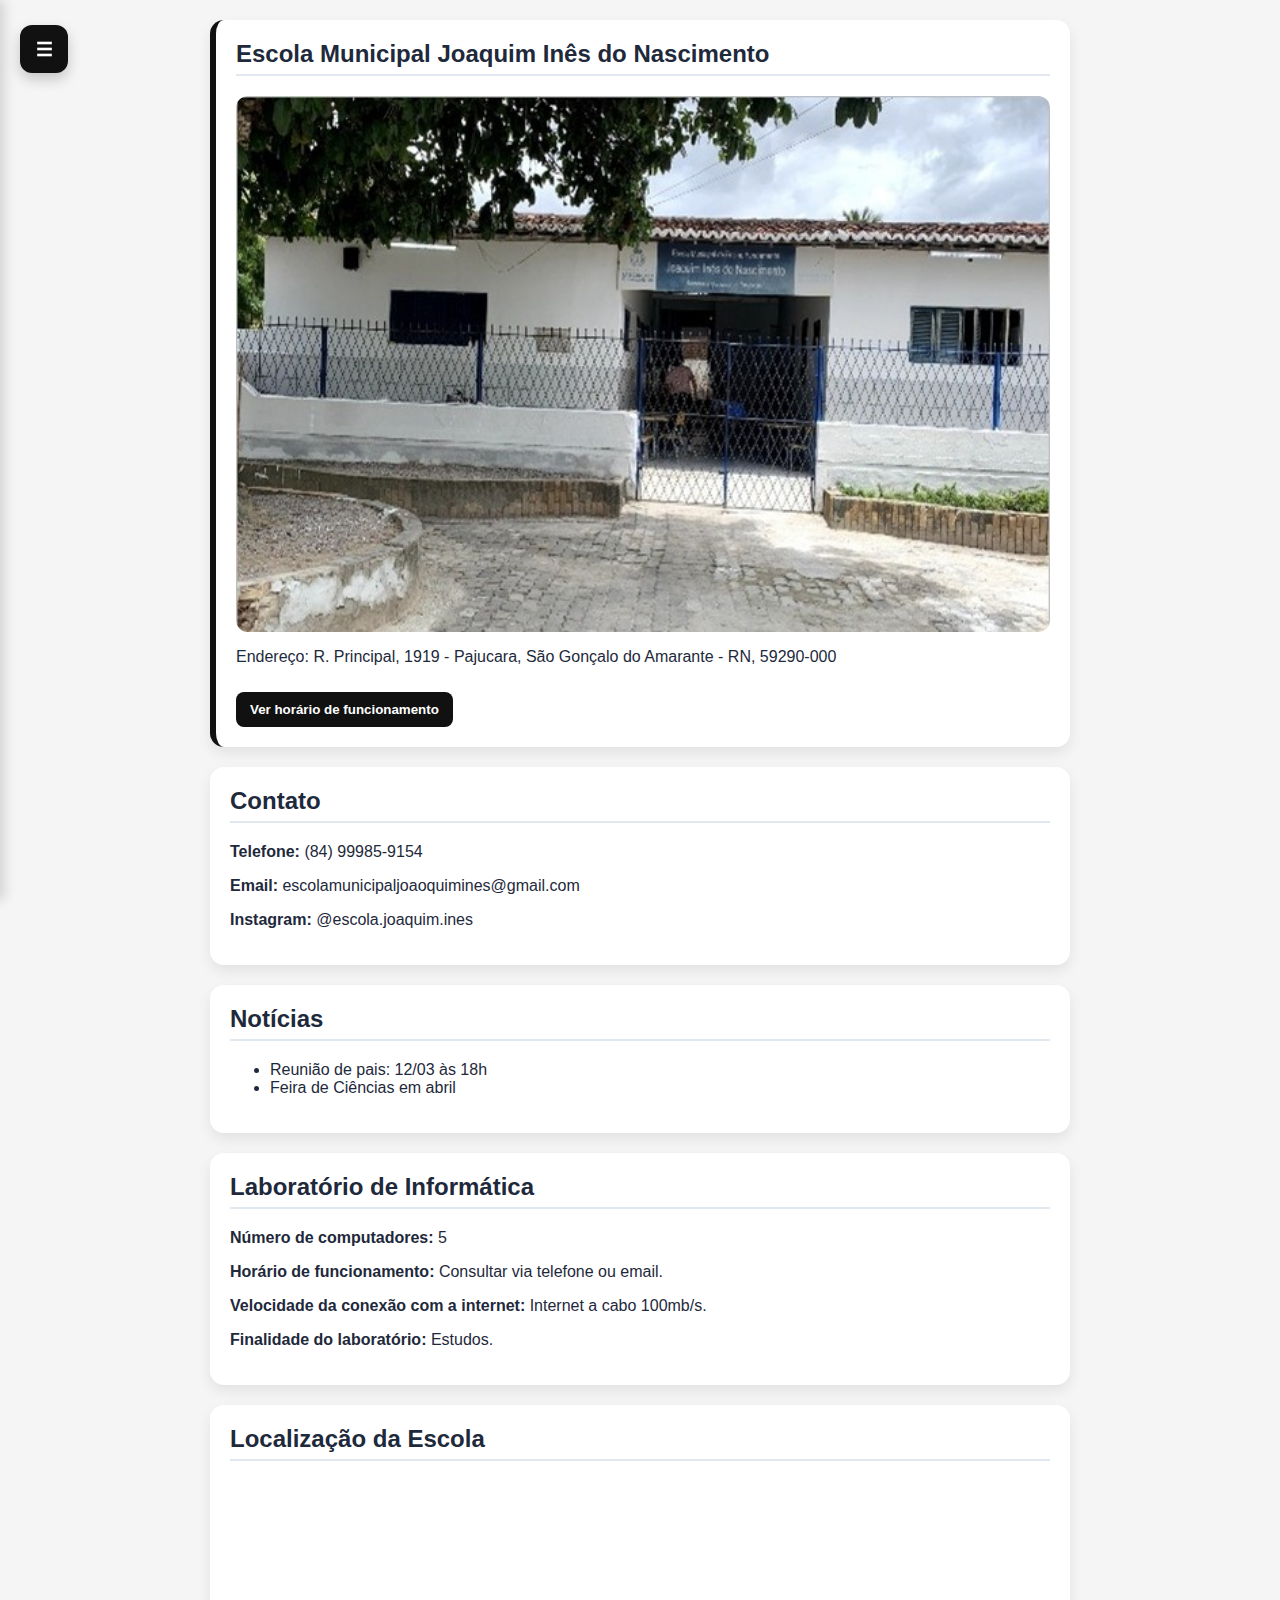
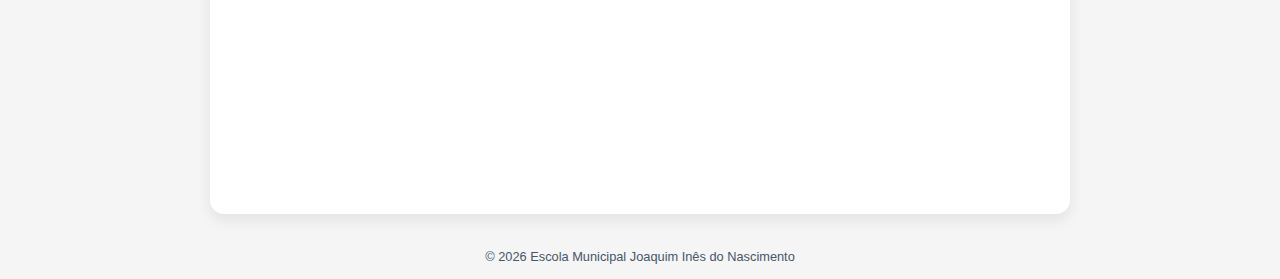
<file: index.html>
<!DOCTYPE html>
<html lang="pt-BR">
<head>
  <meta charset="UTF-8" />
  <meta name="viewport" content="width=device-width, initial-scale=1.0" />
  <title>Escola Municipal Joaquim Inês do Nascimento</title>
  <link rel="stylesheet" href="style.css">
</head>

<body>

  <main class="container">

    <section class="card destaque" id="sobre">
      <h2>Escola Municipal Joaquim Inês do Nascimento</h2>
      <img src="img/imagem_unidade_3.jpg" class="foto-escola">
      <p>Endereço: R. Principal, 1919 - Pajucara, São Gonçalo do Amarante - RN, 59290-000</p>

      <button onclick="mostrarHorarios()">Ver horário de funcionamento</button>

      <div id="horarios-box" style="display:none; margin-top:10px; background:#f1f1f1; padding:10px; border-radius:8px; font-size:0.9rem;">
        <p><strong>Domingo:</strong> Fechado</p>
        <p><strong>Segunda-feira:</strong> 07:00–11:00, 13:00–17:00</p>
        <p><strong>Terça-feira:</strong> 07:00–11:00, 13:00–17:00</p>
        <p><strong>Quarta-feira:</strong> 07:00–11:00, 13:00–17:00</p>
        <p><strong>Quinta-feira:</strong> 07:00–11:00, 13:00–17:00</p>
        <p><strong>Sexta-feira:</strong> 07:00–11:00, 13:00–17:00</p>
        <p><strong>Sábado:</strong> Fechado</p>
      </div>
    </section>

    <section class="card" id="contato">
      <h2>Contato</h2>
      <p><strong>Telefone:</strong> (84) 99985-9154</p>
      <p><strong>Email:</strong> escolamunicipaljoaoquimines@gmail.com</p>
      <p><strong>Instagram:</strong> @escola.joaquim.ines</p>
    </section>

    <section class="card" id="avisos">
      <h2>Notícias</h2>
      <ul>
        <li>Reunião de pais: 12/03 às 18h</li>
        <li>Feira de Ciências em abril</li>
      </ul>
    </section>

    <section class="card" id="laboratorio">
      <h2>Laboratório de Informática</h2>
      <p><strong>Número de computadores: </strong>5</p>
      <p><strong>Horário de funcionamento: </strong> Consultar via telefone ou email.</p>
      <p><strong>Velocidade da conexão com a internet: </strong> Internet a cabo 100mb/s.</p>
      <p><strong>Finalidade do laboratório:</strong> Estudos.</p>
    </section>

    <!-- SEÇÃO LOCALIZAÇÃO -->
    <section class="card" id="localizacao">
      <h2>Localização da Escola</h2>
      <iframe
        width="100%"
        height="300"
        style="border:0; border-radius:12px; margin-top:10px;"
        loading="lazy"
        allowfullscreen
        src="https://www.google.com/maps?q=Escola+Municipal+Joaquim+Ines+do+Nascimento&hl=pt-BR&z=17&output=embed">
      </iframe>
    </section>

  </main>

  <!-- BOTÃO MENU -->
  <button class="btn-atalhos">☰</button>

  <!-- MENU LATERAL -->
  <aside class="painel-atalhos" id="painel">
    <h3>Atalhos</h3>
    <a href="#sobre">Sobre</a>
    <a href="#contato">Contato</a>
    <a href="#avisos">Avisos</a>
    <a href="#laboratorio">Laboratório</a>
    <a href="#localizacao">Localização</a>
  </aside>

  <footer>
    © <span id="ano"></span> Escola Municipal Joaquim Inês do Nascimento
  </footer>

  <script src="script.js"></script>
</body>
</html>
</file>
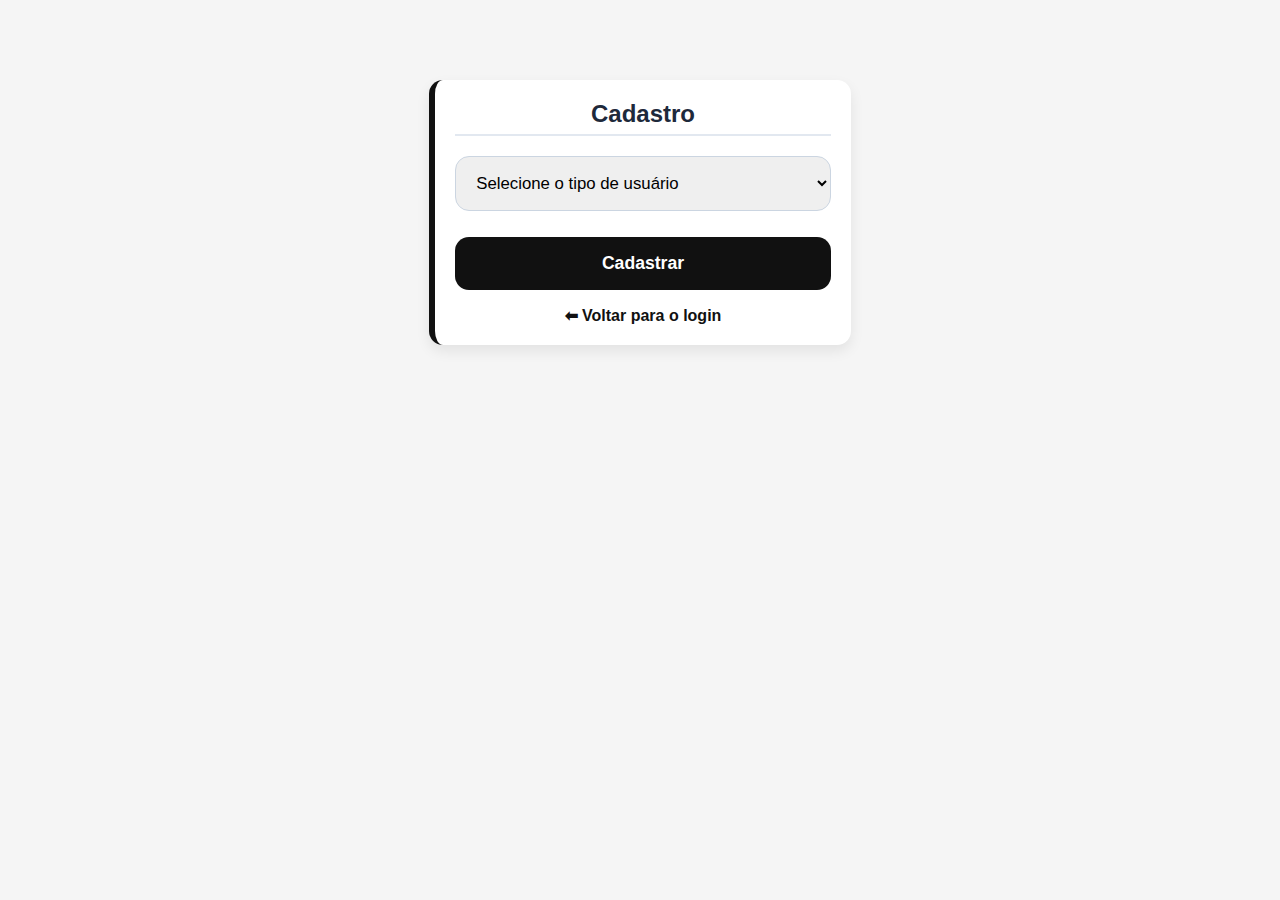
<file: cadastro.html>
<!DOCTYPE html>
<html lang="pt-BR">
<head>
  <meta charset="UTF-8">
  <meta name="viewport" content="width=device-width, initial-scale=1.0">
  <title>Cadastro - Escola Municipal Joaquim Inês do Nascimento</title>
  <link rel="stylesheet" href="style.css">
</head>

<body>

  <main class="container">
    <section class="card destaque cadastro-card">
      <h2>Cadastro</h2>

      <select id="tipo" onchange="mostrarCampos()">
        <option value="">Selecione o tipo de usuário</option>
        <option value="aluno">Aluno</option>
        <option value="professor">Professor</option>
      </select>

      <!-- ALUNO -->
      <div id="aluno-campos" style="display:none;">
        <input type="text" placeholder="CPF">
        <input type="password" placeholder="Senha">
        <input type="text" placeholder="Turma">
      </div>

      <!-- PROFESSOR -->
      <div id="professor-campos" style="display:none;">
        <input type="text" placeholder="Nome completo">
        <input type="text" placeholder="CPF">
        <input type="password" placeholder="Senha">
      </div>

      <button>Cadastrar</button>

      <a href="login.html" class="voltar">⬅ Voltar para o login</a>
    </section>
  </main>

<script>
function mostrarCampos() {
  const tipo = document.getElementById("tipo").value;
  document.getElementById("aluno-campos").style.display = tipo === "aluno" ? "block" : "none";
  document.getElementById("professor-campos").style.display = tipo === "professor" ? "block" : "none";
}
</script>

</body>
</html>
</file>
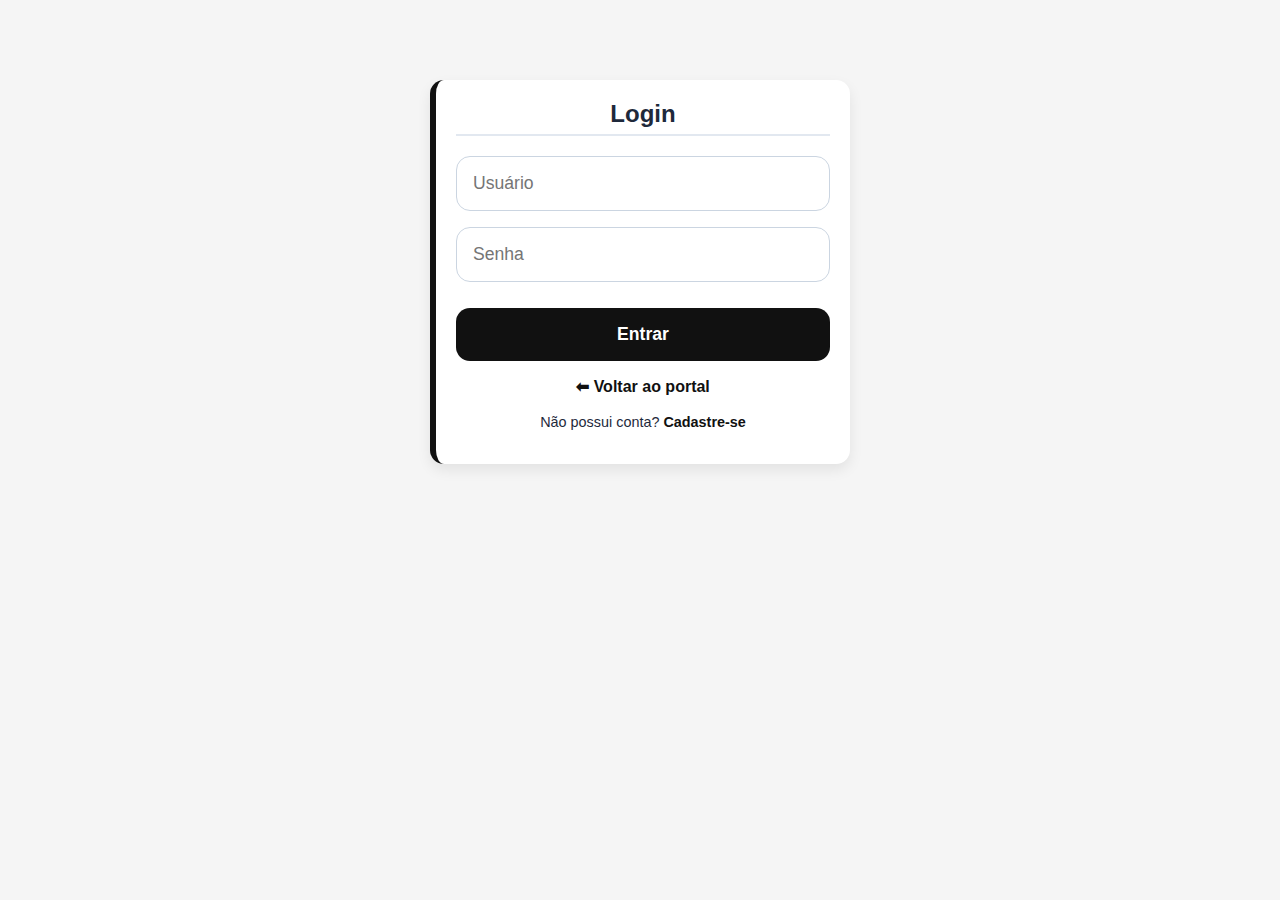
<file: login.html>
<!DOCTYPE html>
<html lang="pt-BR">
<head>
  <meta charset="UTF-8">
  <meta name="viewport" content="width=device-width, initial-scale=1.0">
  <title>Login - Escola Municipal Joaquim Inês do Nascimento</title>
  <link rel="stylesheet" href="style.css">
</head>

<body>

  <main class="container">
    <section class="card destaque login-card">
      <h2>Login</h2>

      <input type="text" placeholder="Usuário">
      <input type="password" placeholder="Senha">

      <button>Entrar</button>

      <a href="index.html" class="voltar">⬅ Voltar ao portal</a>

      <p class="cadastro-texto">
        Não possui conta? <a href="cadastro.html">Cadastre-se</a>
      </p>
    </section>
  </main>

</body>
</html>
</file>
<file: style.css>
* { box-sizing: border-box; }

body {
  margin: 0;
  font-family: Arial, Helvetica, sans-serif;
  background: #f5f5f5;
  color: #1e293b;
}

.topo {
  background: #111;
  color: white;
  text-align: center;
  padding: 40px 15px;
}

.container {
  max-width: 900px;
  margin: auto;
  padding: 20px;
  display: flex;
  flex-direction: column;
  gap: 20px;
}

.card {
  background: white;
  border-radius: 14px;
  padding: 20px;
  box-shadow: 0 6px 14px rgba(0,0,0,0.08);
  transition: transform 0.2s ease, box-shadow 0.2s ease;
}

.card:hover {
  transform: translateY(-4px);
  box-shadow: 0 8px 18px rgba(0,0,0,0.12);
}

.card h2 {
  margin-top: 0;
  border-bottom: 2px solid #e2e8f0;
  padding-bottom: 6px;
}

.destaque { border-left: 6px solid #111; }

.foto-escola {
  display: block;
  width: 100%;
  height: auto;
  border-radius: 12px;
  margin: 12px 0;
}

button {
  margin-top: 10px;
  padding: 10px 14px;
  border: none;
  border-radius: 8px;
  background: #111;
  color: white;
  cursor: pointer;
  font-weight: bold;
}

button:hover { background: #333; }

#calendario-box {
  display: none;
  margin-top: 10px;
  background: #f1f5f9;
  padding: 10px;
  border-radius: 8px;
  font-size: 0.9rem;
}

footer {
  text-align: center;
  padding: 15px;
  font-size: 0.8rem;
  color: #475569;
}

/* BOTÃO MENU  */
.btn-atalhos {
  position: fixed;
  left: 20px;
  top: 15px;
  background: #111;
  color: white;
  border: none;
  border-radius: 12px;
  width: 48px;
  height: 48px;
  cursor: pointer;
  box-shadow: 0 6px 14px rgba(0,0,0,0.2);
  z-index: 1000;
  font-size: 1.2rem;
}

/* PAINEL LATERAL ESQUERDO */
.painel-atalhos {
  position: fixed;
  top: 0;
  left: -240px;
  width: 240px;
  height: 100vh;
  background: white;
  box-shadow: 4px 0 12px rgba(0,0,0,0.15);
  padding: 20px;
  transition: left 0.3s ease;
  z-index: 1002;
  overflow-y: auto;
}

.painel-atalhos.ativo { left: 0; }

.painel-atalhos h3 {
  margin-top: 0;
  border-bottom: 2px solid #e2e8f0;
  padding-bottom: 6px;
}

.painel-atalhos a {
  display: block;
  margin: 10px 0;
  text-decoration: none;
  background: #111;
  padding: 10px;
  border-radius: 8px;
  color: white;
  font-weight: bold;
  transition: 0.3s;
}

.painel-atalhos a:hover {
  background: #333;
  transform: scale(1.05);
}

/* BOTÃO ENTRAR */
.btn-entrar {
  position: fixed;
  top: 25px;
  right: 20px;
  background: #111;
  color: white;
  padding: 14px 26px;
  text-decoration: none;
  font-weight: bold;
  border-radius: 8px;
  box-shadow: 0 4px 8px rgba(0,0,0,0.2);
  transition: 0.3s;
  font-size: 1.3rem;
}

.btn-entrar:hover {
  background: #333;
  transform: scale(1.05);
}



/* ===== LOGIN ===== */

.login-card {
  max-width: 420px;
  margin: 60px auto;
  text-align: center;
}

.login-card input {
  width: 100%;
  padding: 16px;
  margin-bottom: 16px;
  border-radius: 14px;
  border: 1px solid #cbd5e1;
  font-size: 1.1rem;
  outline: none;
  transition: 0.2s;
}

.login-card input:focus {
  border-color: #111;
  box-shadow: 0 0 0 2px rgba(0,0,0,0.05);
}

.login-card button {
  width: 100%;
  padding: 16px;
  border-radius: 14px;
  background: #111;
  color: white;
  font-weight: bold;
  border: none;
  cursor: pointer;
  font-size: 1.1rem;
  transition: 0.3s;
}

.login-card button:hover {
  background: #333;
  transform: scale(1.03);
}

.voltar {
  display: block;
  margin-top: 16px;
  font-weight: bold;
  text-decoration: none;
  color: #111;
}

.voltar:hover {
  text-decoration: underline;
}

.cadastro-texto {
  margin-top: 18px;
  font-size: 0.9rem;
}

.cadastro-texto a {
  color: #111;
  font-weight: bold;
  text-decoration: none;
}

.cadastro-texto a:hover {
  text-decoration: underline;
}


/* ===== CADASTRO ===== */

.cadastro-card {
  max-width: 480px;
  margin: 60px auto;
  text-align: center;
}

.cadastro-card select,
.cadastro-card input {
  width: 100%;
  padding: 16px;
  margin-bottom: 16px;
  border-radius: 14px;
  border: 1px solid #cbd5e1;
  font-size: 1.05rem;
  outline: none;
  transition: 0.2s;
}

.cadastro-card select:focus,
.cadastro-card input:focus {
  border-color: #111;
  box-shadow: 0 0 0 2px rgba(0,0,0,0.05);
}

.cadastro-card button {
  width: 100%;
  padding: 16px;
  border-radius: 14px;
  background: #111;
  color: white;
  font-weight: bold;
  border: none;
  cursor: pointer;
  font-size: 1.1rem;
  transition: 0.3s;
}

.cadastro-card button:hover {
  background: #333;
  transform: scale(1.03);
}
</file>
